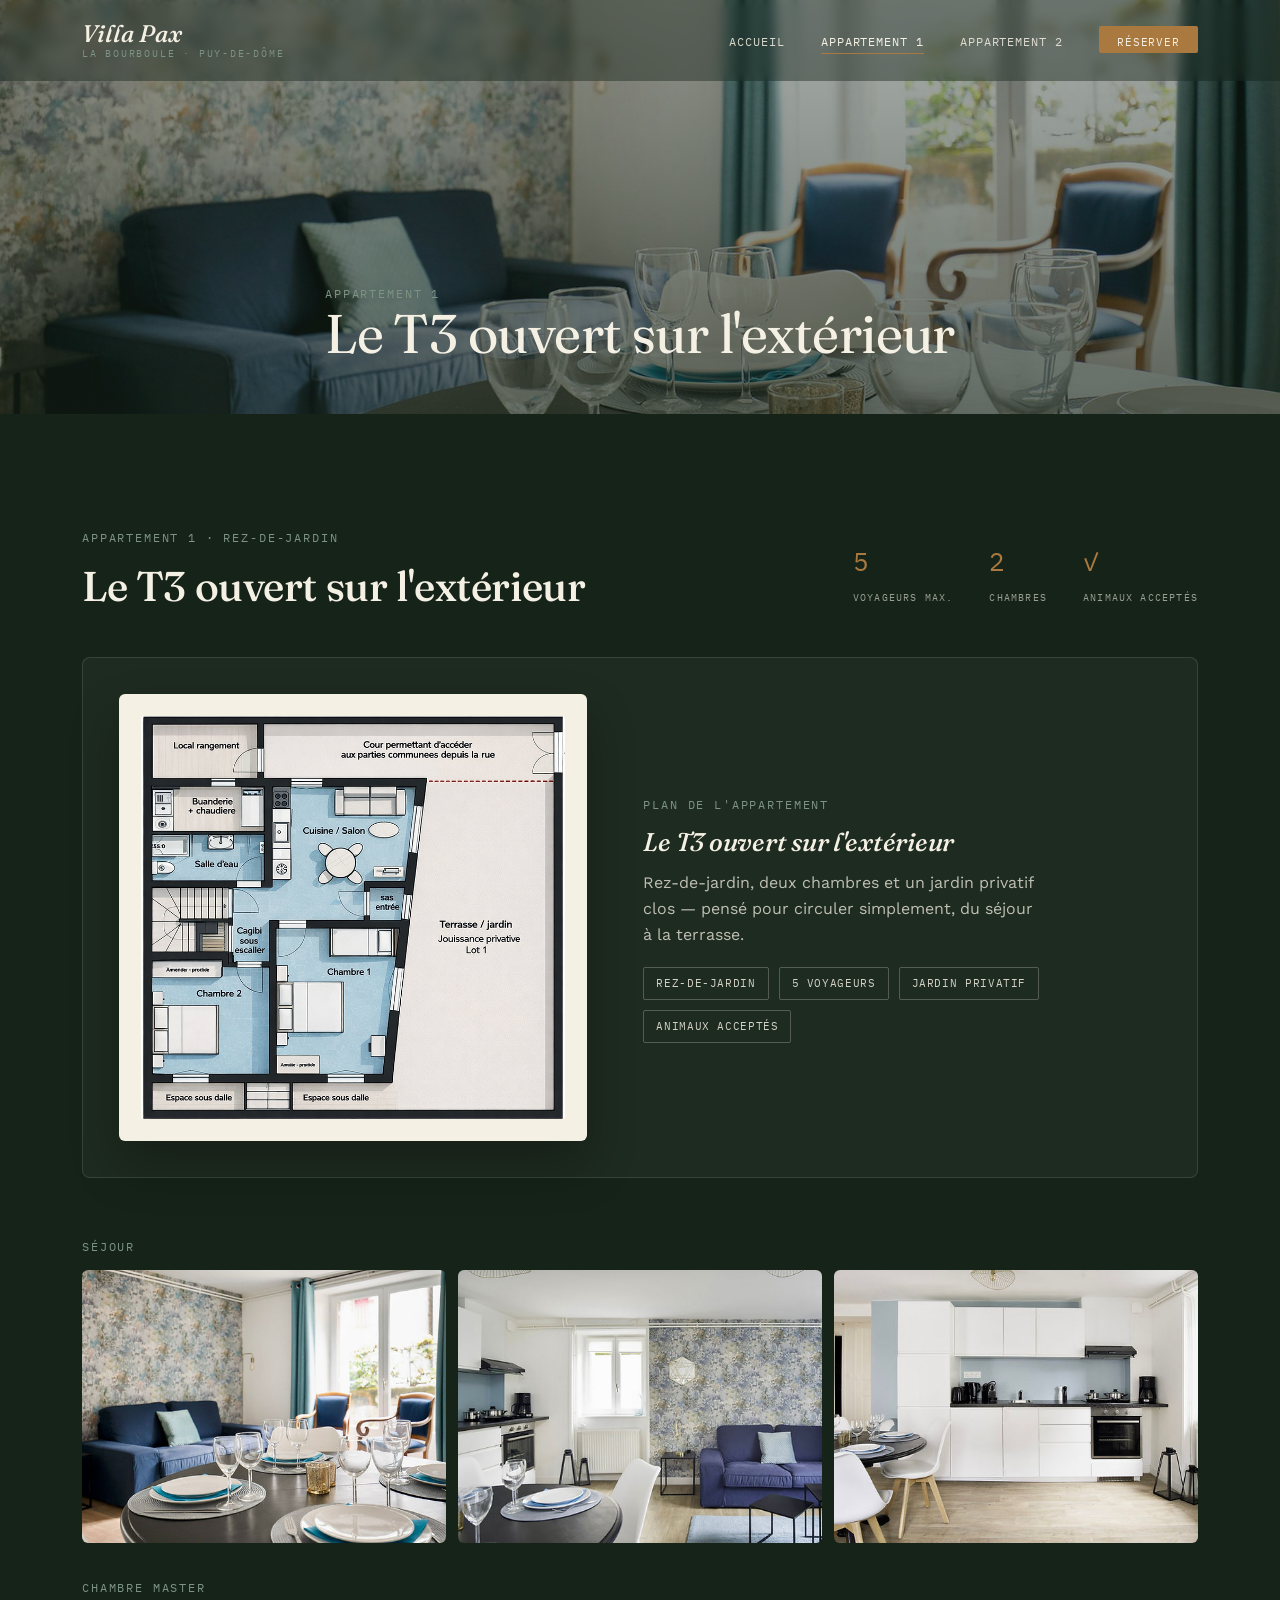
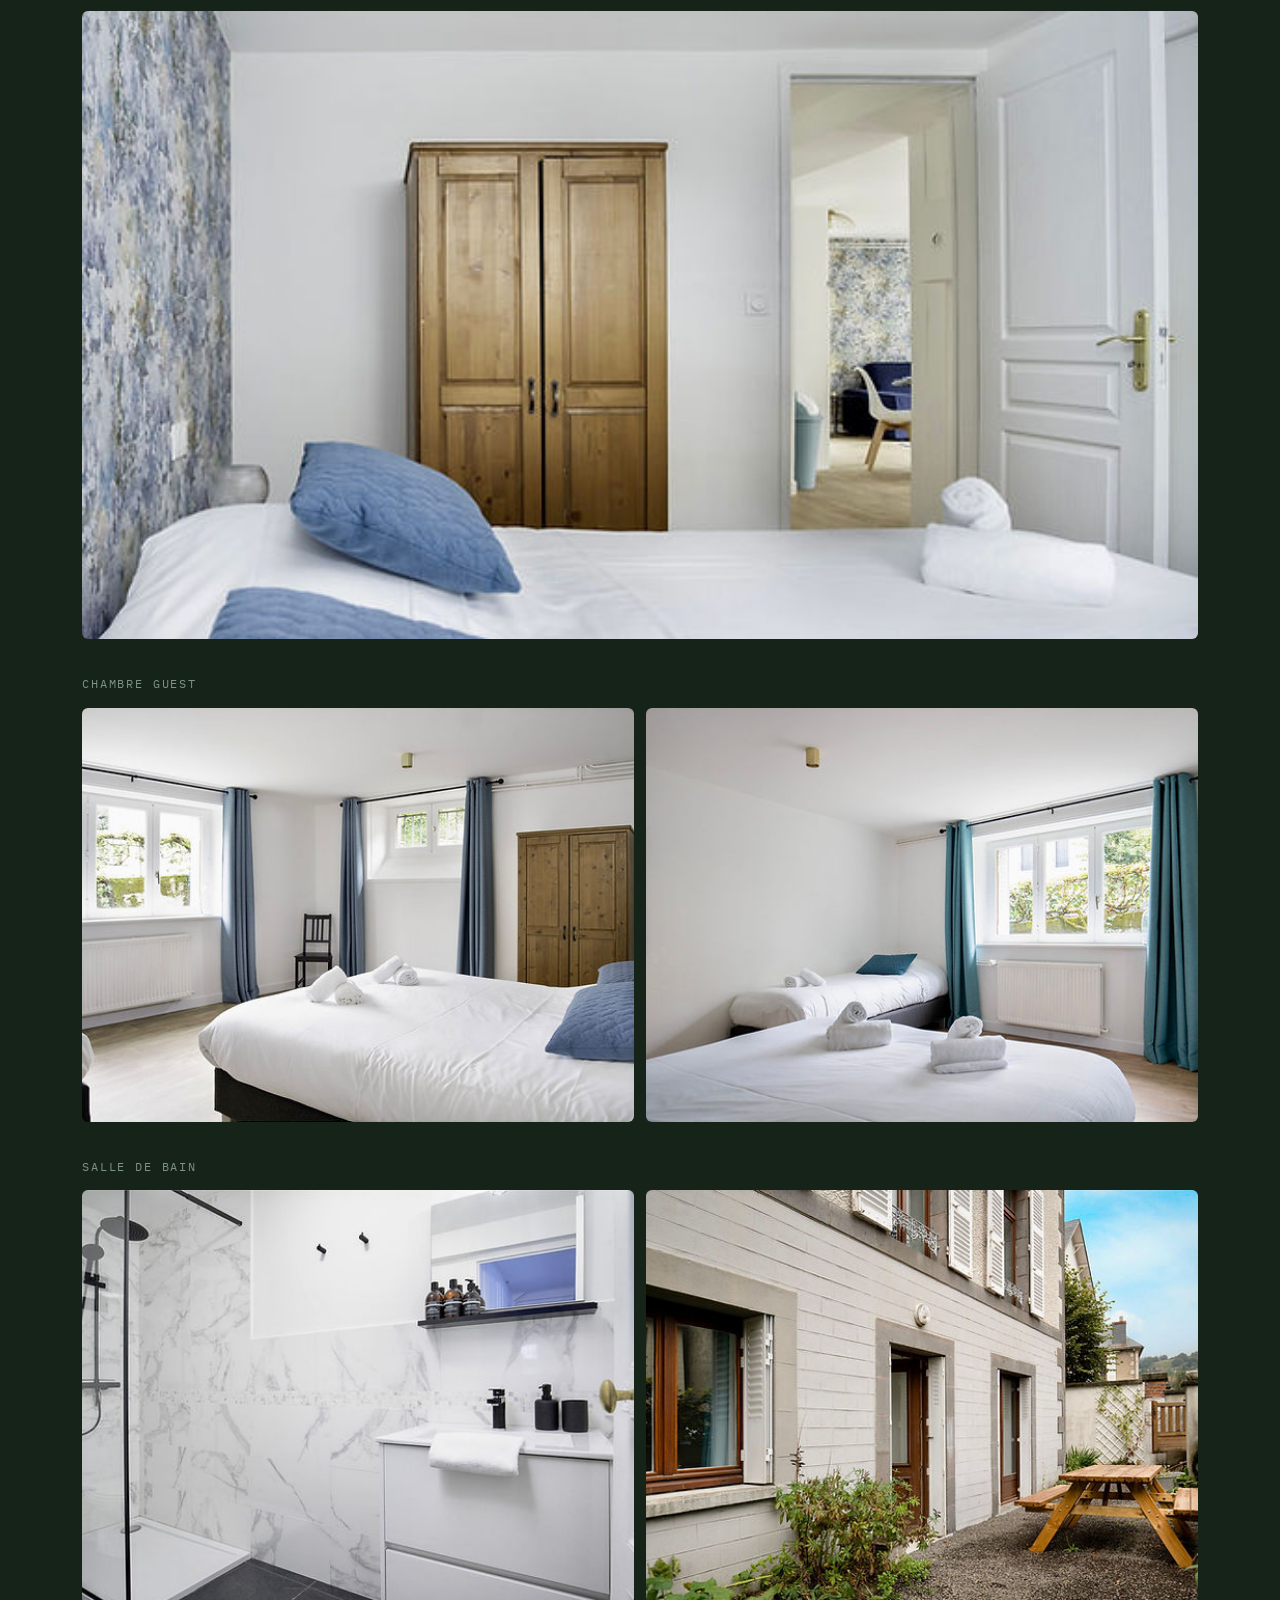
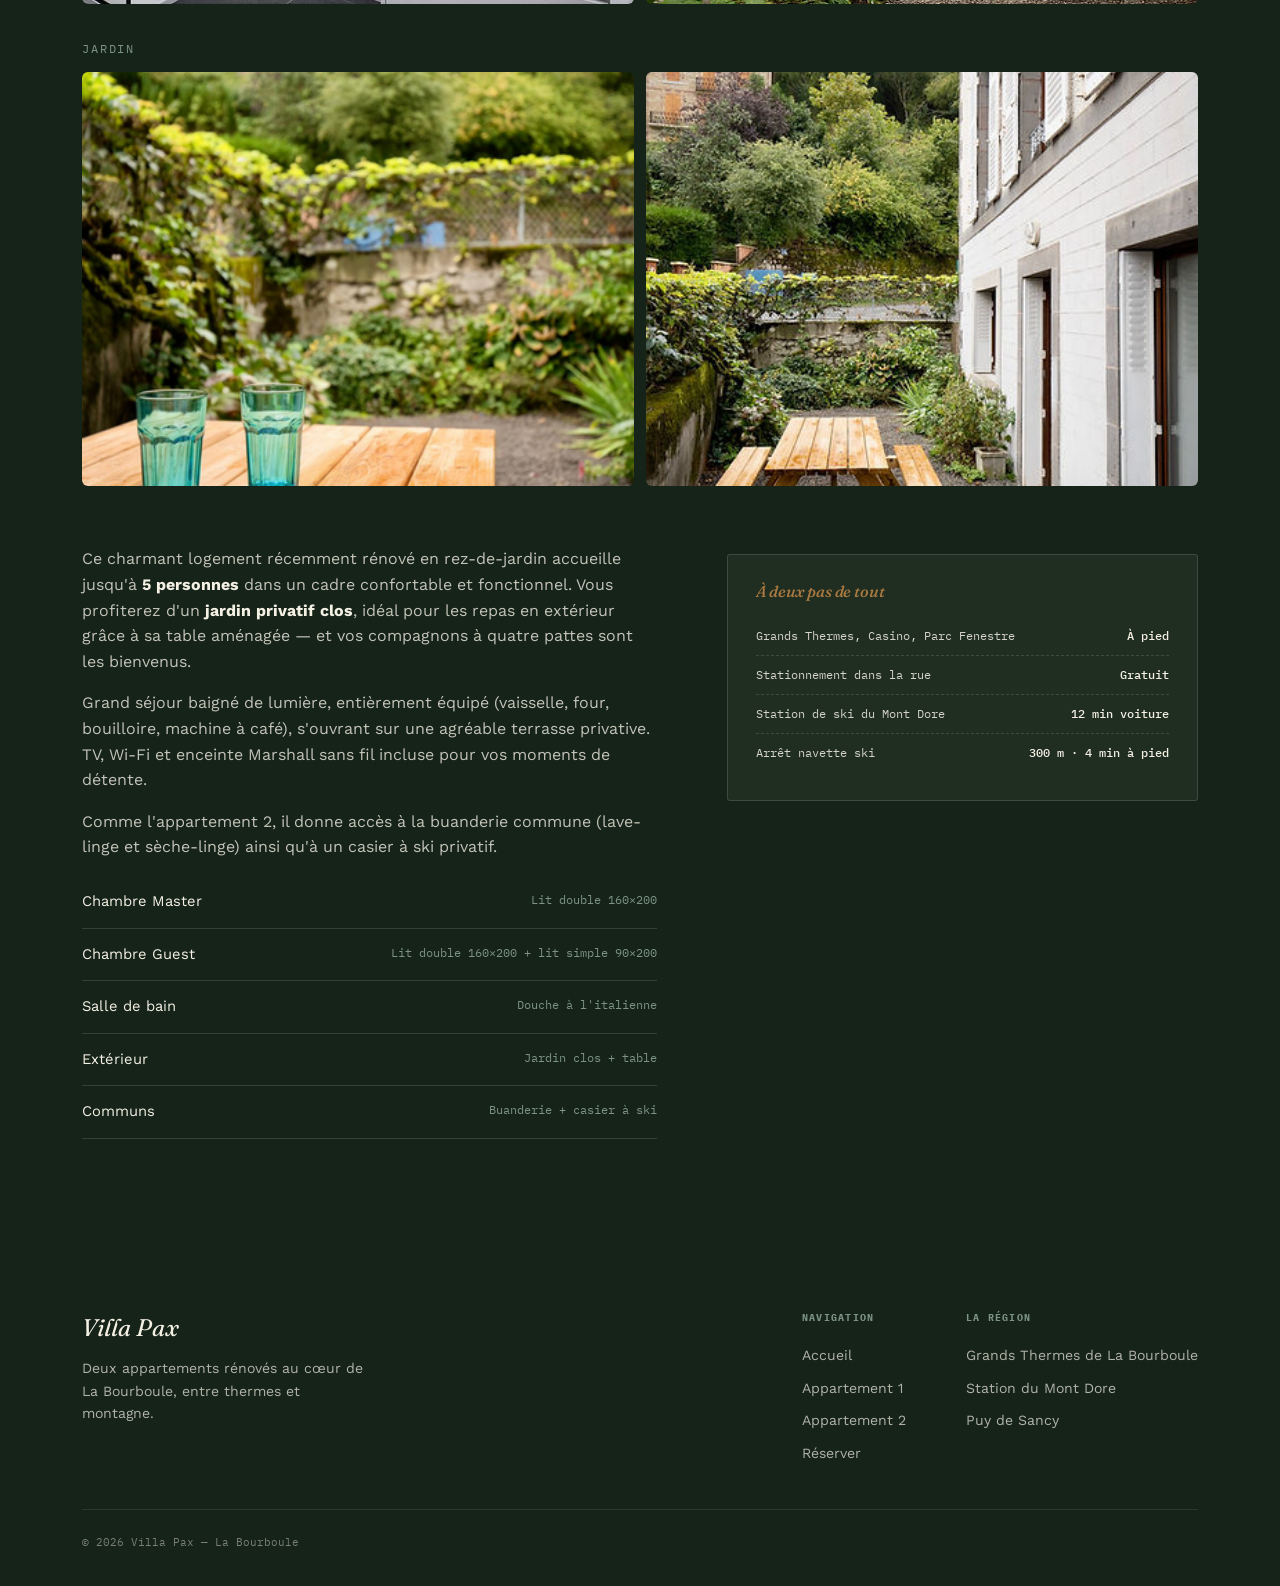
<file: appartement-1.html>
<!DOCTYPE html>
<html lang="fr">
<head>
<meta charset="UTF-8">
<meta name="viewport" content="width=device-width, initial-scale=1.0">
<title>Appartement 1 &mdash; Le T3 ouvert sur l'extérieur | Villa Pax</title>
<meta name="description" content="Appartement 1, T3 rénové en rez-de-jardin avec jardin privatif, à La Bourboule.">
<meta name="robots" content="index, follow">
<meta name="theme-color" content="#22392A">
<link rel="canonical" href="https://votre-nom-utilisateur.github.io/villa-pax/appartement-1.html">
<meta property="og:type" content="website">
<meta property="og:title" content="Appartement 1 &mdash; Le T3 ouvert sur l'extérieur | Villa Pax">
<meta property="og:description" content="Appartement 1, T3 rénové en rez-de-jardin avec jardin privatif, à La Bourboule.">
<meta property="og:locale" content="fr_FR">
<link rel="icon" href="data:image/svg+xml,%3Csvg xmlns='http://www.w3.org/2000/svg' viewBox='0 0 100 100'%3E%3Crect width='100' height='100' rx='16' fill='%2322392A'/%3E%3Ctext x='50' y='68' font-size='58' text-anchor='middle' fill='%23A9793F' font-family='Georgia,serif'%3EP%3C/text%3E%3C/svg%3E">
<link rel="preconnect" href="https://fonts.googleapis.com">
<link rel="preconnect" href="https://fonts.gstatic.com" crossorigin>
<link href="https://fonts.googleapis.com/css2?family=Fraunces:ital,opsz,wght@0,9..144,300;0,9..144,400;0,9..144,500;0,9..144,600;1,9..144,400;1,9..144,500&family=Work+Sans:wght@300;400;500;600&family=IBM+Plex+Mono:wght@400;500&display=swap" rel="stylesheet">
<link rel="stylesheet" href="style.css">

</head>
<body>

<header id="siteHeader">
  <div class="wrap">
    <a href="index.html" class="brand" style="text-decoration:none;">
      <span class="brand-name">Villa Pax</span>
      <span class="brand-place">La Bourboule &middot; Puy-de-D&ocirc;me</span>
    </a>
    <input type="checkbox" id="navToggle" class="nav-toggle-input" aria-label="Afficher le menu de navigation">
    <nav class="main-nav">
      <ul id="navList">
        <li><a href="index.html">Accueil</a></li>
        <li><a href="appartement-1.html" class="active">Appartement 1</a></li>
        <li><a href="appartement-2.html">Appartement 2</a></li>
        <li><a href="reservation.html" class="nav-cta">Réserver</a></li>
      </ul>
    </nav>
    <label class="menu-toggle" id="menuToggle" for="navToggle" aria-expanded="false">
      <span></span><span></span><span></span>
    </label>
  </div>
</header>

<div class="page-banner" style="background-image:url('images/apt1-hero.jpeg');">
  <div class="wrap page-banner-inner">
    <span class="eyebrow">Appartement 1</span>
    <h1>Le T3 ouvert sur l'extérieur</h1>
  </div>
</div>
<section class="apt-section" id="appartement-1">
  <div class="wrap">
    <div class="apt-top">
      <div class="reveal">
        <span class="eyebrow">Appartement 1 · Rez-de-jardin</span>
        <h2 style="margin-top:14px; font-size:clamp(1.9rem,3.4vw,2.6rem);">Le T3 ouvert sur l'extérieur</h2>
      </div>
      <div class="apt-stats reveal">
        <div class="stat"><span class="num">5</span><span class="label">Voyageurs max.</span></div>
        <div class="stat"><span class="num">2</span><span class="label">Chambres</span></div>
        <div class="stat"><span class="num">✓</span><span class="label">Animaux acceptés</span></div>
      </div>
    </div>

    <div class="plan-block reveal">
      <div class="plan-visual">
        <img src="images/apt1-plan.png" alt="Plan de l'appartement 1">
      </div>
      <div class="plan-info">
        <span class="eyebrow">Plan de l'appartement</span>
        <h3>Le T3 ouvert sur l'extérieur</h3>
        <p>Rez-de-jardin, deux chambres et un jardin privatif clos &mdash; pensé pour circuler simplement, du séjour à la terrasse.</p>
        <div class="plan-tags">
          <span>Rez-de-jardin</span>
          <span>5 voyageurs</span>
          <span>Jardin privatif</span>
          <span>Animaux acceptés</span>
        </div>
      </div>
    </div>

    <div class="room-block reveal">
      <span class="eyebrow room-label">Séjour</span>
      <div class="room-photos cols-3">
        <figure class="photo"><img src="images/apt1-vignette.jpeg" alt="Séjour appartement 1"><figcaption class="photo-caption">Séjour</figcaption></figure>
        <figure class="photo"><img src="images/apt1-photo-6.jpeg" alt="Salon appartement 1"><figcaption class="photo-caption">Séjour &mdash; vue 2</figcaption></figure>
        <figure class="photo"><img src="images/apt1-photo-3.jpeg" alt="Séjour appartement 1"><figcaption class="photo-caption">Séjour &mdash; vue 3</figcaption></figure>
      </div>
    </div>

    <div class="room-block reveal">
      <span class="eyebrow room-label">Chambre Master</span>
      <div class="room-photos cols-1">
        <figure class="photo"><img src="images/apt1-photo-1.jpeg" alt="Chambre Master"><figcaption class="photo-caption">Chambre Master</figcaption></figure>
      </div>
    </div>

    <div class="room-block reveal">
      <span class="eyebrow room-label">Chambre Guest</span>
      <div class="room-photos cols-2">
        <figure class="photo"><img src="images/apt1-photo-2.jpeg" alt="Chambre Guest"><figcaption class="photo-caption">Chambre Guest</figcaption></figure>
        <figure class="photo"><img src="images/apt1-photo-9.jpeg" alt="Chambre Guest, second lit"><figcaption class="photo-caption">Chambre Guest &mdash; vue 2</figcaption></figure>
      </div>
    </div>

    <div class="room-block reveal">
      <span class="eyebrow room-label">Salle de bain</span>
      <div class="room-photos cols-2">
        <figure class="photo"><img src="images/apt1-photo-8.jpeg" alt="Salle de bain"><figcaption class="photo-caption">Salle de bain</figcaption></figure>
        <figure class="photo"><img src="images/apt1-photo-4.jpeg" alt="Salle de bain, douche à l'italienne"><figcaption class="photo-caption">Douche à l'italienne</figcaption></figure>
      </div>
    </div>

    <div class="room-block reveal">
      <span class="eyebrow room-label">Jardin</span>
      <div class="room-photos cols-2">
        <figure class="photo"><img src="images/apt1-photo-5.png" alt="Jardin privatif"><figcaption class="photo-caption">Jardin privatif</figcaption></figure>
        <figure class="photo"><img src="images/apt1-photo-7.jpeg" alt="Jardin privatif clos"><figcaption class="photo-caption">Jardin &mdash; vue 2</figcaption></figure>
      </div>
    </div>

    <div class="apt-body">
      <div class="reveal">
        <p>Ce charmant logement récemment rénové en rez-de-jardin accueille jusqu'à <strong>5 personnes</strong> dans un cadre confortable et fonctionnel. Vous profiterez d'un <strong>jardin privatif clos</strong>, idéal pour les repas en extérieur grâce à sa table aménagée &mdash; et vos compagnons à quatre pattes sont les bienvenus.</p>
        <p>Grand séjour baigné de lumière, entièrement équipé (vaisselle, four, bouilloire, machine à café), s'ouvrant sur une agréable terrasse privative. TV, Wi-Fi et enceinte Marshall sans fil incluse pour vos moments de détente.</p>
        <p>Comme l'appartement 2, il donne accès à la buanderie commune (lave-linge et sèche-linge) ainsi qu'à un casier à ski privatif.</p>
        <ul class="room-list">
          <li><span>Chambre Master</span><span>Lit double 160×200</span></li>
          <li><span>Chambre Guest</span><span>Lit double 160×200 + lit simple 90×200</span></li>
          <li><span>Salle de bain</span><span>Douche à l'italienne</span></li>
          <li><span>Extérieur</span><span>Jardin clos + table</span></li>
          <li><span>Communs</span><span>Buanderie + casier à ski</span></li>
        </ul>
      </div>
      <div class="reveal">
        <div class="locate-box">
          <h3>À deux pas de tout</h3>
          <ul>
            <li><span>Grands Thermes, Casino, Parc Fenestre</span> <b>À pied</b></li>
            <li><span>Stationnement dans la rue</span> <b>Gratuit</b></li>
            <li><span>Station de ski du Mont Dore</span> <b>12 min voiture</b></li>
            <li><span>Arrêt navette ski</span> <b>300 m · 4 min à pied</b></li>
          </ul>
        </div>
      </div>
    </div>
  </div>
</section>


<footer>
  <div class="wrap">
    <div class="footer-top">
      <div>
        <div class="footer-brand">Villa Pax</div>
        <p style="max-width:32ch; font-size:0.88rem;">Deux appartements r&eacute;nov&eacute;s au c&oelig;ur de La Bourboule, entre thermes et montagne.</p>
      </div>
      <div class="footer-cols">
        <div>
          <h4>Navigation</h4>
          <ul>
            <li><a href="index.html">Accueil</a></li>
            <li><a href="appartement-1.html">Appartement 1</a></li>
            <li><a href="appartement-2.html">Appartement 2</a></li>
            <li><a href="reservation.html">R&eacute;server</a></li>
          </ul>
        </div>
        <div>
          <h4>La r&eacute;gion</h4>
          <ul>
            <li><a href="https://www.grandsthermes-bourboule.com" target="_blank" rel="noopener">Grands Thermes de La Bourboule</a></li>
            <li><a href="https://lemontdore.fr" target="_blank" rel="noopener">Station du Mont Dore</a></li>
            <li><a href="https://www.sancy.com/decouvrir/incontournables/puy-de-sancy/" target="_blank" rel="noopener">Puy de Sancy</a></li>
          </ul>
        </div>
      </div>
    </div>
    <div class="footer-bottom">
      <span>&copy; <span id="year"></span> Villa Pax &mdash; La Bourboule</span>
    </div>
  </div>
</footer>

<script src="script.js"></script>
</body>
</html>
</file>
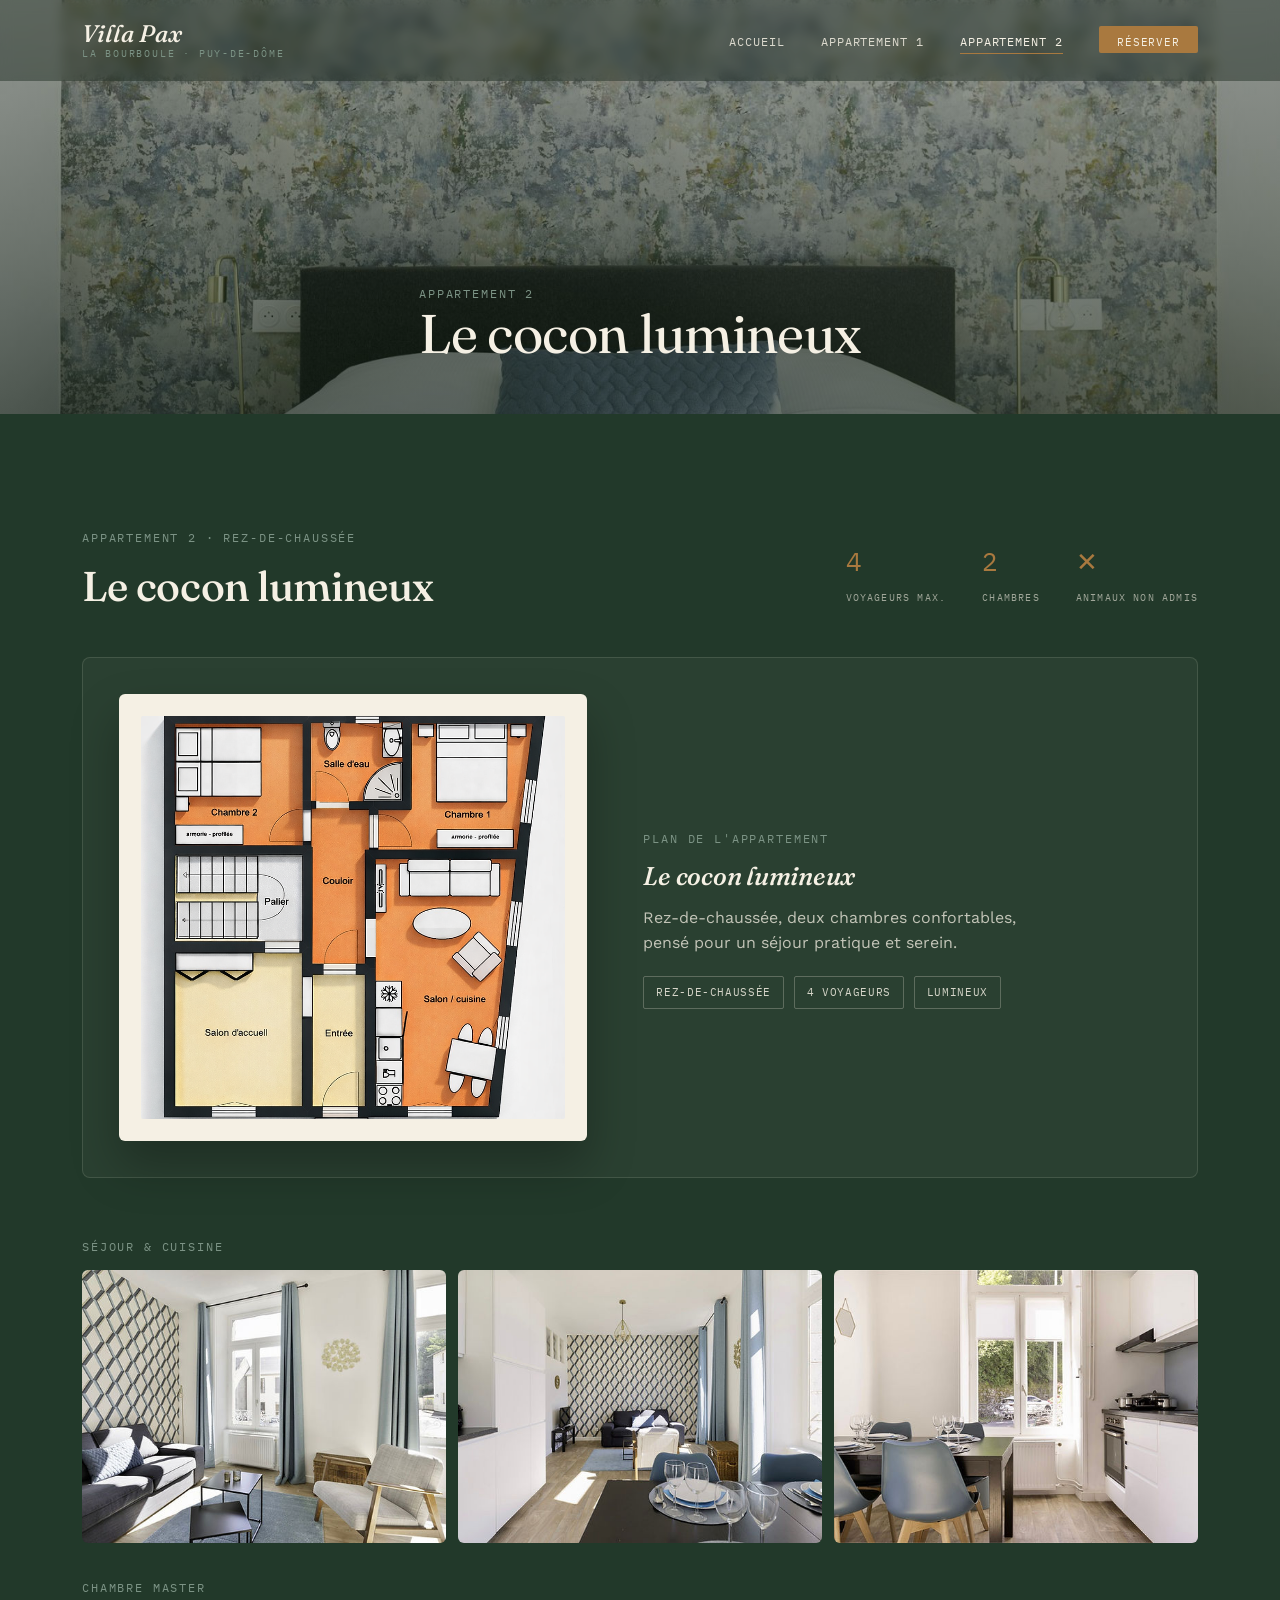
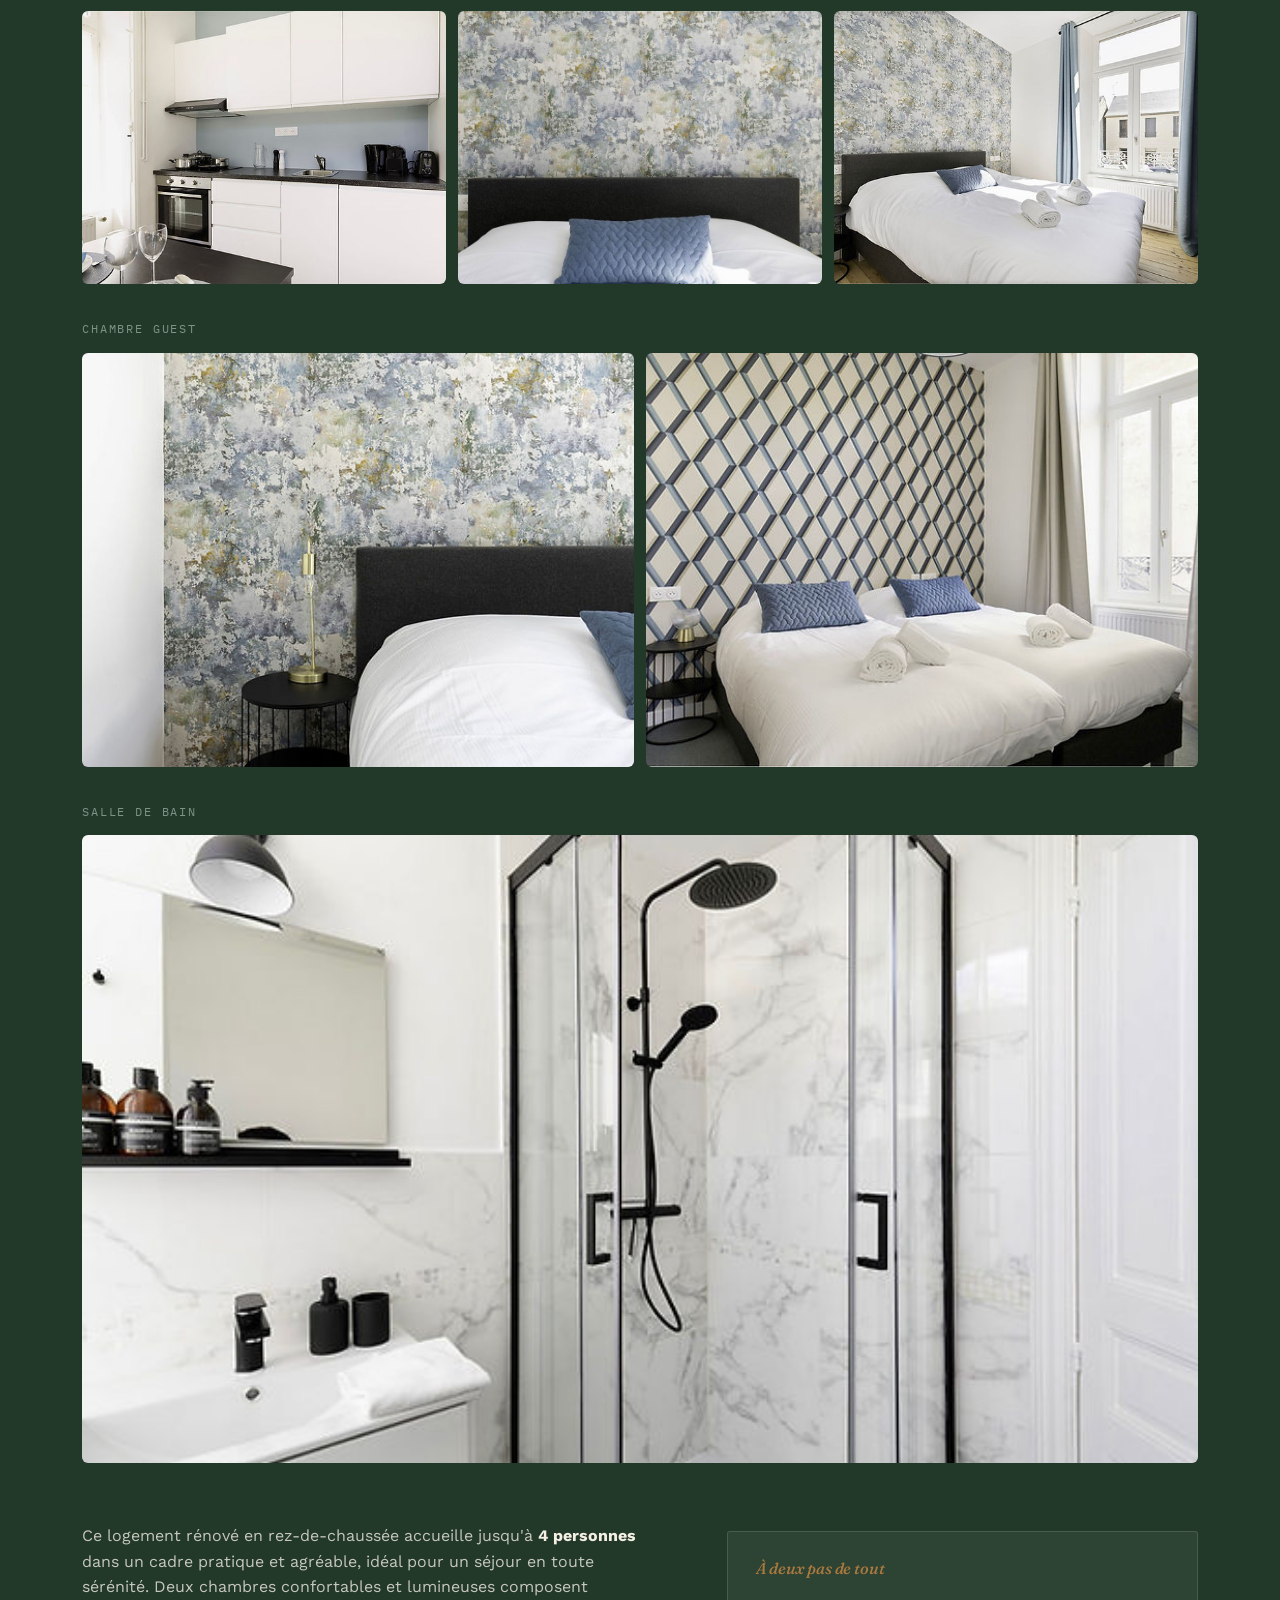
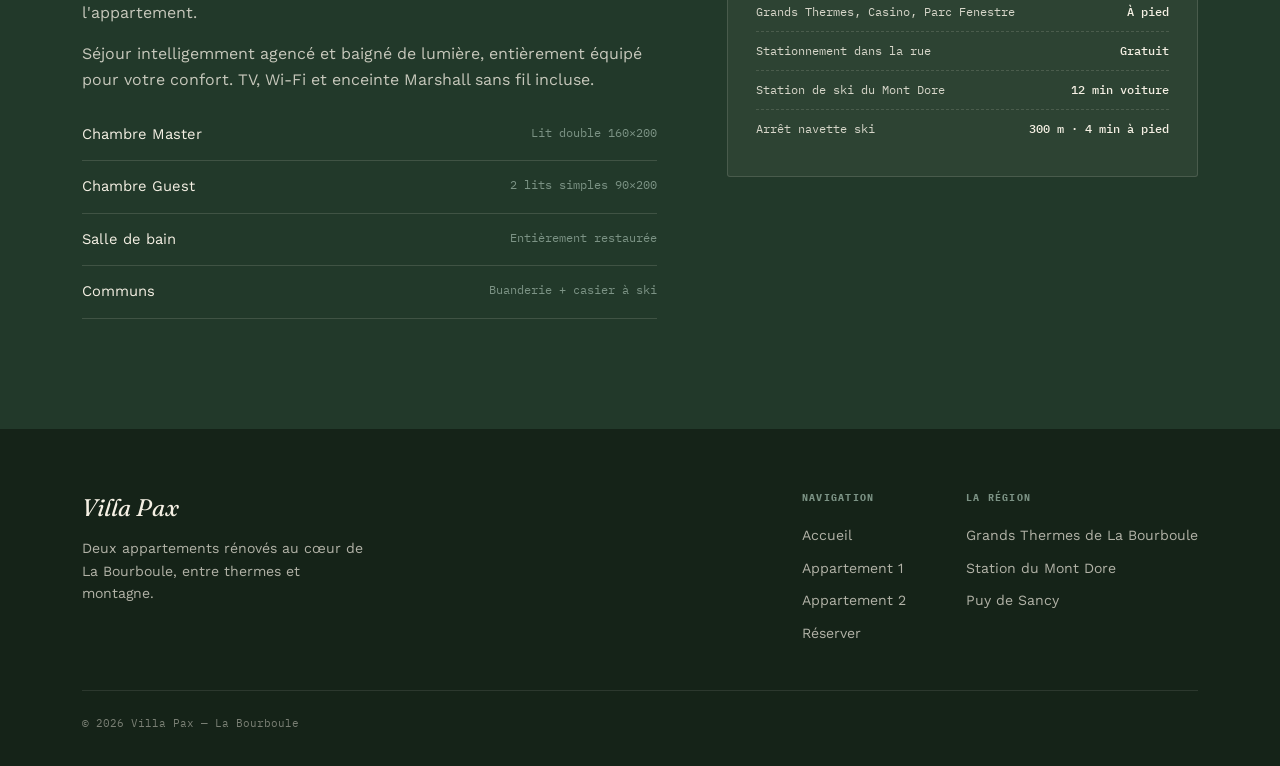
<file: appartement-2.html>
<!DOCTYPE html>
<html lang="fr">
<head>
<meta charset="UTF-8">
<meta name="viewport" content="width=device-width, initial-scale=1.0">
<title>Appartement 2 &mdash; Le cocon lumineux | Villa Pax</title>
<meta name="description" content="Appartement 2, rénové et lumineux en rez-de-chaussée, à La Bourboule.">
<meta name="robots" content="index, follow">
<meta name="theme-color" content="#22392A">
<link rel="canonical" href="https://votre-nom-utilisateur.github.io/villa-pax/appartement-2.html">
<meta property="og:type" content="website">
<meta property="og:title" content="Appartement 2 &mdash; Le cocon lumineux | Villa Pax">
<meta property="og:description" content="Appartement 2, rénové et lumineux en rez-de-chaussée, à La Bourboule.">
<meta property="og:locale" content="fr_FR">
<link rel="icon" href="data:image/svg+xml,%3Csvg xmlns='http://www.w3.org/2000/svg' viewBox='0 0 100 100'%3E%3Crect width='100' height='100' rx='16' fill='%2322392A'/%3E%3Ctext x='50' y='68' font-size='58' text-anchor='middle' fill='%23A9793F' font-family='Georgia,serif'%3EP%3C/text%3E%3C/svg%3E">
<link rel="preconnect" href="https://fonts.googleapis.com">
<link rel="preconnect" href="https://fonts.gstatic.com" crossorigin>
<link href="https://fonts.googleapis.com/css2?family=Fraunces:ital,opsz,wght@0,9..144,300;0,9..144,400;0,9..144,500;0,9..144,600;1,9..144,400;1,9..144,500&family=Work+Sans:wght@300;400;500;600&family=IBM+Plex+Mono:wght@400;500&display=swap" rel="stylesheet">
<link rel="stylesheet" href="style.css">

</head>
<body>

<header id="siteHeader">
  <div class="wrap">
    <a href="index.html" class="brand" style="text-decoration:none;">
      <span class="brand-name">Villa Pax</span>
      <span class="brand-place">La Bourboule &middot; Puy-de-D&ocirc;me</span>
    </a>
    <input type="checkbox" id="navToggle" class="nav-toggle-input" aria-label="Afficher le menu de navigation">
    <nav class="main-nav">
      <ul id="navList">
        <li><a href="index.html">Accueil</a></li>
        <li><a href="appartement-1.html">Appartement 1</a></li>
        <li><a href="appartement-2.html" class="active">Appartement 2</a></li>
        <li><a href="reservation.html" class="nav-cta">Réserver</a></li>
      </ul>
    </nav>
    <label class="menu-toggle" id="menuToggle" for="navToggle" aria-expanded="false">
      <span></span><span></span><span></span>
    </label>
  </div>
</header>

<div class="page-banner" style="background-image:url('images/apt2-hero.jpeg');">
  <div class="wrap page-banner-inner">
    <span class="eyebrow">Appartement 2</span>
    <h1>Le cocon lumineux</h1>
  </div>
</div>
<section class="apt-section" id="appartement-2" style="background:var(--forest);">
  <div class="wrap">
    <div class="apt-top">
      <div class="reveal">
        <span class="eyebrow">Appartement 2 · Rez-de-chaussée</span>
        <h2 style="margin-top:14px; font-size:clamp(1.9rem,3.4vw,2.6rem);">Le cocon lumineux</h2>
      </div>
      <div class="apt-stats reveal">
        <div class="stat"><span class="num">4</span><span class="label">Voyageurs max.</span></div>
        <div class="stat"><span class="num">2</span><span class="label">Chambres</span></div>
        <div class="stat"><span class="num">✕</span><span class="label">Animaux non admis</span></div>
      </div>
    </div>

    <div class="plan-block reveal">
      <div class="plan-visual">
        <img src="images/apt2-plan.png" alt="Plan de l'appartement 2">
      </div>
      <div class="plan-info">
        <span class="eyebrow">Plan de l'appartement</span>
        <h3>Le cocon lumineux</h3>
        <p>Rez-de-chaussée, deux chambres confortables, pensé pour un séjour pratique et serein.</p>
        <div class="plan-tags">
          <span>Rez-de-chaussée</span>
          <span>4 voyageurs</span>
          <span>Lumineux</span>
        </div>
      </div>
    </div>

    <div class="room-block reveal">
      <span class="eyebrow room-label">Séjour &amp; cuisine</span>
      <div class="room-photos cols-3">
        <figure class="photo"><img src="images/apt2-vignette.jpeg" alt="Séjour appartement 2"><figcaption class="photo-caption">Séjour</figcaption></figure>
        <figure class="photo"><img src="images/apt2-photo-4.jpeg" alt="Cuisine appartement 2"><figcaption class="photo-caption">Cuisine</figcaption></figure>
        <figure class="photo"><img src="images/apt2-photo-2.jpeg" alt="Séjour appartement 2, vue 2"><figcaption class="photo-caption">Séjour &mdash; vue 2</figcaption></figure>
      </div>
    </div>

    <div class="room-block reveal">
      <span class="eyebrow room-label">Chambre Master</span>
      <div class="room-photos cols-3">
        <figure class="photo"><img src="images/apt2-photo-3.jpeg" alt="Chambre Master appartement 2"><figcaption class="photo-caption">Chambre Master</figcaption></figure>
        <figure class="photo"><img src="images/apt2-hero.jpeg" alt="Chambre Master appartement 2, vue 2"><figcaption class="photo-caption">Chambre Master &mdash; vue 2</figcaption></figure>
        <figure class="photo"><img src="images/apt2-photo-1.jpeg" alt="Chambre Master appartement 2, vue 3"><figcaption class="photo-caption">Chambre Master &mdash; vue 3</figcaption></figure>
      </div>
    </div>

    <div class="room-block reveal">
      <span class="eyebrow room-label">Chambre Guest</span>
      <div class="room-photos cols-2">
        <figure class="photo"><img src="images/apt2-photo-8.jpeg" alt="Chambre Guest appartement 2"><figcaption class="photo-caption">Chambre Guest</figcaption></figure>
        <figure class="photo"><img src="images/apt2-photo-5.jpeg" alt="Chambre Guest appartement 2, vue 2"><figcaption class="photo-caption">Chambre Guest &mdash; vue 2</figcaption></figure>
      </div>
    </div>

    <div class="room-block reveal">
      <span class="eyebrow room-label">Salle de bain</span>
      <div class="room-photos cols-1">
        <figure class="photo"><img src="images/apt2-photo-7.jpeg" alt="Salle de bain appartement 2"><figcaption class="photo-caption">Salle de bain</figcaption></figure>
      </div>
    </div>

    <div class="apt-body">
      <div class="reveal">
        <p>Ce logement rénové en rez-de-chaussée accueille jusqu'à <strong>4 personnes</strong> dans un cadre pratique et agréable, idéal pour un séjour en toute sérénité. Deux chambres confortables et lumineuses composent l'appartement.</p>
        <p>Séjour intelligemment agencé et baigné de lumière, entièrement équipé pour votre confort. TV, Wi-Fi et enceinte Marshall sans fil incluse.</p>
        <ul class="room-list">
          <li><span>Chambre Master</span><span>Lit double 160×200</span></li>
          <li><span>Chambre Guest</span><span>2 lits simples 90×200</span></li>
          <li><span>Salle de bain</span><span>Entièrement restaurée</span></li>
          <li><span>Communs</span><span>Buanderie + casier à ski</span></li>
        </ul>
      </div>
      <div class="reveal">
        <div class="locate-box">
          <h3>À deux pas de tout</h3>
          <ul>
            <li><span>Grands Thermes, Casino, Parc Fenestre</span> <b>À pied</b></li>
            <li><span>Stationnement dans la rue</span> <b>Gratuit</b></li>
            <li><span>Station de ski du Mont Dore</span> <b>12 min voiture</b></li>
            <li><span>Arrêt navette ski</span> <b>300 m · 4 min à pied</b></li>
          </ul>
        </div>
      </div>
    </div>
  </div>
</section>


<footer>
  <div class="wrap">
    <div class="footer-top">
      <div>
        <div class="footer-brand">Villa Pax</div>
        <p style="max-width:32ch; font-size:0.88rem;">Deux appartements r&eacute;nov&eacute;s au c&oelig;ur de La Bourboule, entre thermes et montagne.</p>
      </div>
      <div class="footer-cols">
        <div>
          <h4>Navigation</h4>
          <ul>
            <li><a href="index.html">Accueil</a></li>
            <li><a href="appartement-1.html">Appartement 1</a></li>
            <li><a href="appartement-2.html">Appartement 2</a></li>
            <li><a href="reservation.html">R&eacute;server</a></li>
          </ul>
        </div>
        <div>
          <h4>La r&eacute;gion</h4>
          <ul>
            <li><a href="https://www.grandsthermes-bourboule.com" target="_blank" rel="noopener">Grands Thermes de La Bourboule</a></li>
            <li><a href="https://lemontdore.fr" target="_blank" rel="noopener">Station du Mont Dore</a></li>
            <li><a href="https://www.sancy.com/decouvrir/incontournables/puy-de-sancy/" target="_blank" rel="noopener">Puy de Sancy</a></li>
          </ul>
        </div>
      </div>
    </div>
    <div class="footer-bottom">
      <span>&copy; <span id="year"></span> Villa Pax &mdash; La Bourboule</span>
    </div>
  </div>
</footer>

<script src="script.js"></script>
</body>
</html>
</file>
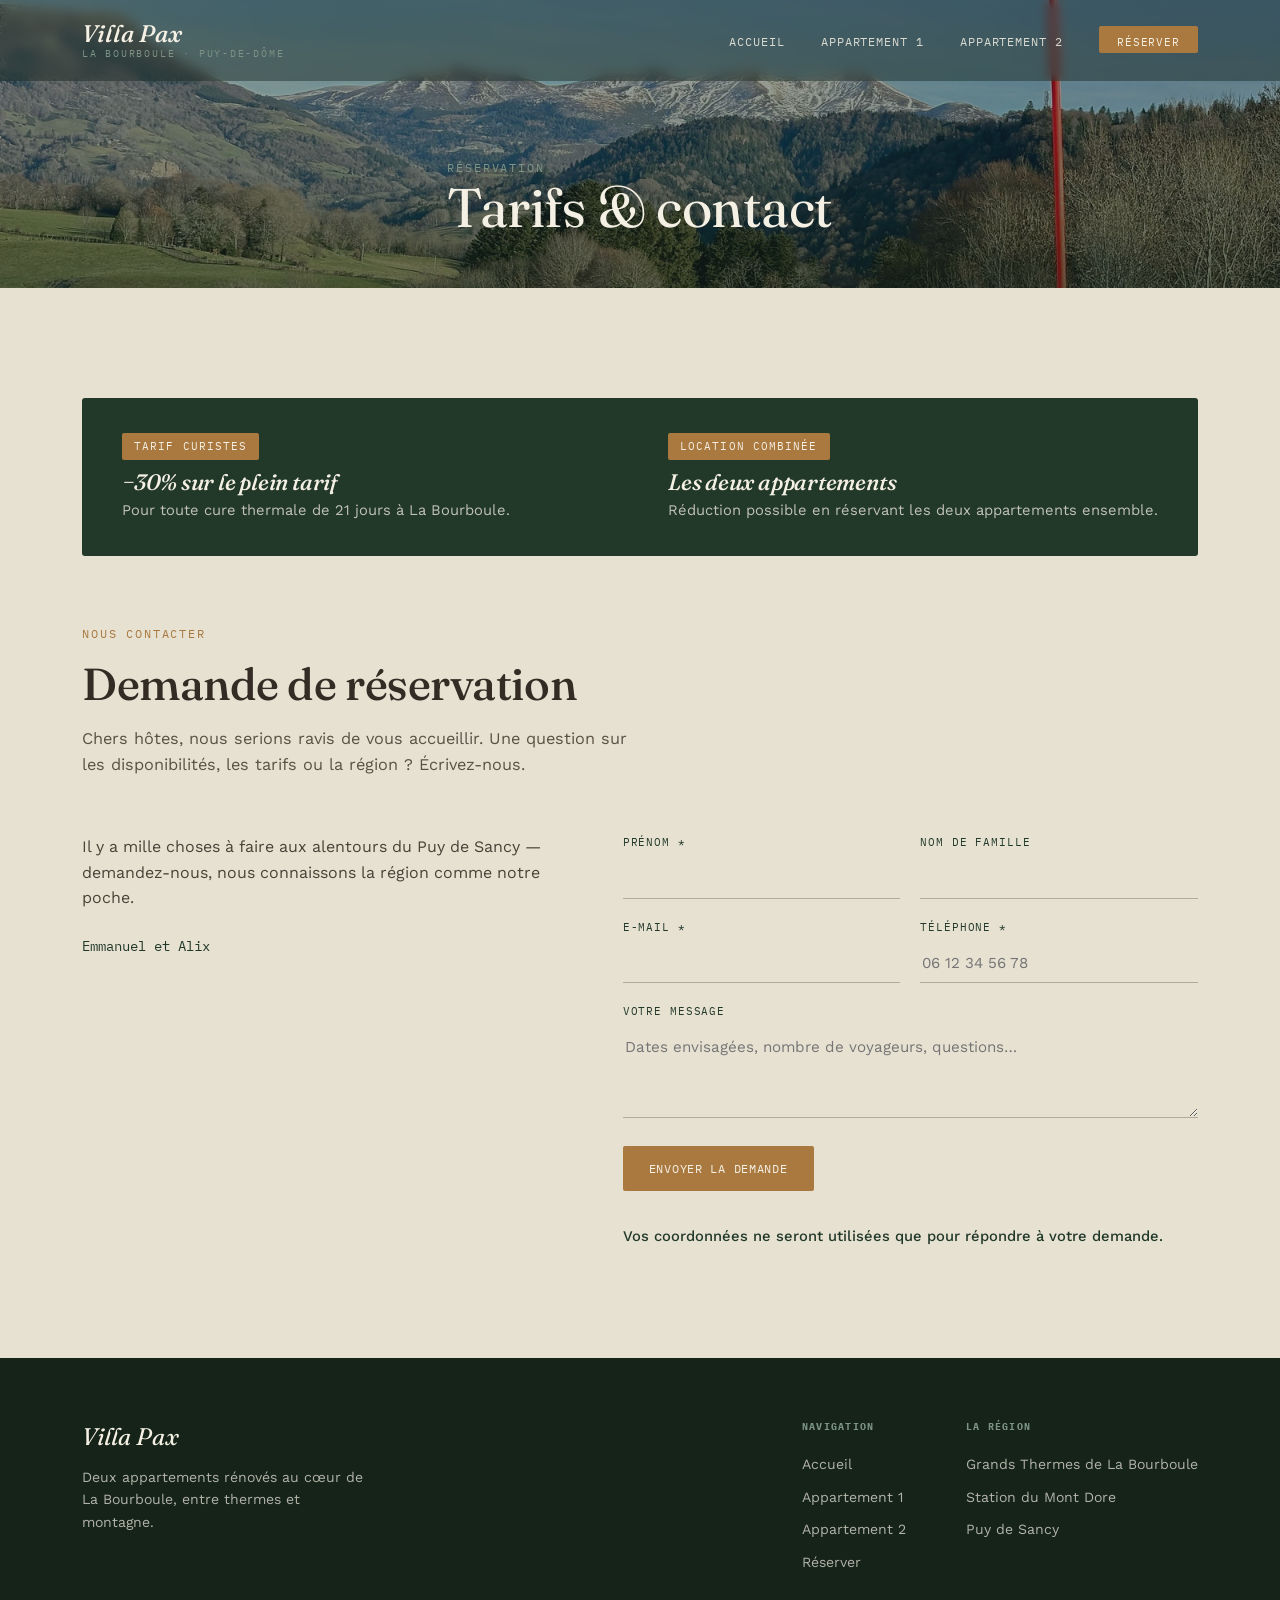
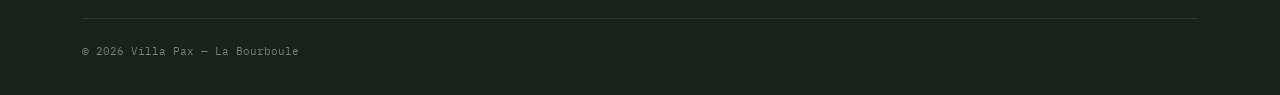
<file: reservation.html>
<!DOCTYPE html>
<html lang="fr">
<head>
<meta charset="UTF-8">
<meta name="viewport" content="width=device-width, initial-scale=1.0">
<title>Réservation &mdash; Tarifs & Contact | Villa Pax</title>
<meta name="description" content="Grille tarifaire et formulaire de contact pour réserver votre séjour à la Villa Pax, La Bourboule.">
<meta name="robots" content="index, follow">
<meta name="theme-color" content="#22392A">
<link rel="canonical" href="https://votre-nom-utilisateur.github.io/villa-pax/reservation.html">
<meta property="og:type" content="website">
<meta property="og:title" content="Réservation &mdash; Tarifs & Contact | Villa Pax">
<meta property="og:description" content="Grille tarifaire et formulaire de contact pour réserver votre séjour à la Villa Pax, La Bourboule.">
<meta property="og:locale" content="fr_FR">
<link rel="icon" href="data:image/svg+xml,%3Csvg xmlns='http://www.w3.org/2000/svg' viewBox='0 0 100 100'%3E%3Crect width='100' height='100' rx='16' fill='%2322392A'/%3E%3Ctext x='50' y='68' font-size='58' text-anchor='middle' fill='%23A9793F' font-family='Georgia,serif'%3EP%3C/text%3E%3C/svg%3E">
<link rel="preconnect" href="https://fonts.googleapis.com">
<link rel="preconnect" href="https://fonts.gstatic.com" crossorigin>
<link href="https://fonts.googleapis.com/css2?family=Fraunces:ital,opsz,wght@0,9..144,300;0,9..144,400;0,9..144,500;0,9..144,600;1,9..144,400;1,9..144,500&family=Work+Sans:wght@300;400;500;600&family=IBM+Plex+Mono:wght@400;500&display=swap" rel="stylesheet">
<link rel="stylesheet" href="style.css">

</head>
<body>

<header id="siteHeader">
  <div class="wrap">
    <a href="index.html" class="brand" style="text-decoration:none;">
      <span class="brand-name">Villa Pax</span>
      <span class="brand-place">La Bourboule &middot; Puy-de-D&ocirc;me</span>
    </a>
    <input type="checkbox" id="navToggle" class="nav-toggle-input" aria-label="Afficher le menu de navigation">
    <nav class="main-nav">
      <ul id="navList">
        <li><a href="index.html">Accueil</a></li>
        <li><a href="appartement-1.html">Appartement 1</a></li>
        <li><a href="appartement-2.html">Appartement 2</a></li>
        <li><a href="reservation.html" class="nav-cta active">Réserver</a></li>
      </ul>
    </nav>
    <label class="menu-toggle" id="menuToggle" for="navToggle" aria-expanded="false">
      <span></span><span></span><span></span>
    </label>
  </div>
</header>

<div class="page-banner" style="min-height:32vh; background-image:url('images/reservation-hero.jpeg');">
  <div class="wrap page-banner-inner">
    <span class="eyebrow">Réservation</span>
    <h1>Tarifs &amp; contact</h1>
  </div>
</div>
<section id="reserver">
  <div class="wrap">
    <div class="price-banner reveal">
      <div>
        <span class="tag">Tarif curistes</span>
        <h3>−30% sur le plein tarif</h3>
        <p>Pour toute cure thermale de 21 jours à La Bourboule.</p>
      </div>
      <div>
        <span class="tag">Location combinée</span>
        <h3>Les deux appartements</h3>
        <p>Réduction possible en réservant les deux appartements ensemble.</p>
      </div>
    </div>

    <div class="section-head reveal">
      <span class="eyebrow">Nous contacter</span>
      <h2>Demande de réservation</h2>
      <p>Chers hôtes, nous serions ravis de vous accueillir. Une question sur les disponibilités, les tarifs ou la région ? Écrivez-nous.</p>
    </div>

    <div class="contact-grid">
      <div class="contact-info reveal">
        <p>Il y a mille choses à faire aux alentours du Puy de Sancy &mdash; demandez-nous, nous connaissons la région comme notre poche.</p>
        <p class="addr">Emmanuel et Alix</p>
      </div>
      <form class="reveal" id="contactForm" action="https://api.web3forms.com/submit" method="POST">
        <input type="hidden" name="access_key" value="9550c714-f81e-414a-8367-931bacf3d5af">
        <input type="hidden" name="subject" value="Nouvelle demande de réservation &mdash; Villa Pax">
        <input type="hidden" name="from_name" value="Villa Pax &mdash; Formulaire de réservation">
        <div class="form-row">
          <div class="field">
            <label for="prenom">Prénom *</label>
            <input type="text" id="prenom" name="prenom" required>
          </div>
          <div class="field">
            <label for="nom">Nom de famille</label>
            <input type="text" id="nom" name="nom">
          </div>
        </div>
        <div class="form-row">
          <div class="field">
            <label for="email">E-mail *</label>
            <input type="email" id="email" name="email" required>
          </div>
          <div class="field">
            <label for="telephone">Téléphone *</label>
            <input type="tel" id="telephone" name="telephone" placeholder="06 12 34 56 78" required>
          </div>
        </div>
        <div class="field">
          <label for="message">Votre message</label>
          <textarea id="message" name="message" placeholder="Dates envisagées, nombre de voyageurs, questions…"></textarea>
        </div>
        <input type="checkbox" name="botcheck" style="display:none;">
        <button type="submit" class="btn btn-primary">Envoyer la demande</button>
        <span class="form-note" id="formStatus">Vos coordonnées ne seront utilisées que pour répondre à votre demande.</span>
      </form>
    </div>
  </div>
</section>


<footer>
  <div class="wrap">
    <div class="footer-top">
      <div>
        <div class="footer-brand">Villa Pax</div>
        <p style="max-width:32ch; font-size:0.88rem;">Deux appartements r&eacute;nov&eacute;s au c&oelig;ur de La Bourboule, entre thermes et montagne.</p>
      </div>
      <div class="footer-cols">
        <div>
          <h4>Navigation</h4>
          <ul>
            <li><a href="index.html">Accueil</a></li>
            <li><a href="appartement-1.html">Appartement 1</a></li>
            <li><a href="appartement-2.html">Appartement 2</a></li>
            <li><a href="reservation.html">R&eacute;server</a></li>
          </ul>
        </div>
        <div>
          <h4>La r&eacute;gion</h4>
          <ul>
            <li><a href="https://www.grandsthermes-bourboule.com" target="_blank" rel="noopener">Grands Thermes de La Bourboule</a></li>
            <li><a href="https://lemontdore.fr" target="_blank" rel="noopener">Station du Mont Dore</a></li>
            <li><a href="https://www.sancy.com/decouvrir/incontournables/puy-de-sancy/" target="_blank" rel="noopener">Puy de Sancy</a></li>
          </ul>
        </div>
      </div>
    </div>
    <div class="footer-bottom">
      <span>&copy; <span id="year"></span> Villa Pax &mdash; La Bourboule</span>
    </div>
  </div>
</footer>

<script src="script.js"></script>
</body>
</html>
</file>
<file: style.css>
:root{
    --stone:#E7E1D2;
    --stone-dark:#DBD2BB;
    --forest:#22392A;
    --forest-deep:#152318;
    --slate:#332B24;
    --sage:#7C9385;
    --brass:#A9793F;
    --cream:#F5F0E4;
    --line:rgba(51,43,36,0.14);
    --font-display:'Fraunces', serif;
    --font-body:'Work Sans', sans-serif;
    --font-mono:'IBM Plex Mono', monospace;
  }

  *{box-sizing:border-box; margin:0; padding:0;}
  html{scroll-behavior:smooth;}
  body{
    font-family:var(--font-body);
    background:var(--stone);
    color:var(--slate);
    line-height:1.6;
    -webkit-font-smoothing:antialiased;
    overflow-x:hidden;
  }
  img{max-width:100%; display:block;}
  a{color:inherit; text-decoration:none;}
  ul{list-style:none;}

  h1,h2,h3{font-family:var(--font-display); font-weight:500; line-height:1.08; letter-spacing:-0.01em;}
  .eyebrow{
    font-family:var(--font-mono);
    font-size:0.72rem;
    letter-spacing:0.16em;
    text-transform:uppercase;
    color:var(--brass);
  }

  .wrap{max-width:1180px; margin:0 auto; padding:0 32px;}
  @media (max-width:640px){ .wrap{padding:0 20px;} }

  :focus-visible{outline:2px solid var(--brass); outline-offset:3px;}

  @media (prefers-reduced-motion: reduce){
    *{animation-duration:0.01ms !important; transition-duration:0.01ms !important; scroll-behavior:auto !important;}
  }

  /* ---------- HEADER ---------- */
  header{
    position:fixed; top:0; left:0; right:0; z-index:100;
    padding:22px 0;
    background:rgba(21,35,24,0.42);
    backdrop-filter:blur(6px);
    -webkit-backdrop-filter:blur(6px);
    transition:background 0.4s ease, padding 0.4s ease, box-shadow 0.4s ease;
  }
  header.scrolled{
    background:rgba(231,225,210,0.92);
    backdrop-filter:blur(10px);
    -webkit-backdrop-filter:blur(10px);
    padding:14px 0;
    box-shadow:0 1px 0 var(--line);
  }
  header .wrap{display:flex; align-items:center; justify-content:space-between;}
  .brand{display:flex; flex-direction:column; line-height:1;}
  .brand-name{
    font-family:var(--font-display); font-style:italic; font-weight:500;
    font-size:1.5rem; color:var(--cream);
    transition:color 0.4s ease;
  }
  .brand-place{
    font-family:var(--font-mono); font-size:0.62rem; letter-spacing:0.18em;
    color:var(--sage); margin-top:3px; text-transform:uppercase;
  }
  header.scrolled .brand-name{color:var(--forest);}

  nav.main-nav ul{display:flex; gap:36px;}
  nav.main-nav a{
    font-family:var(--font-mono); font-size:0.72rem; letter-spacing:0.08em;
    text-transform:uppercase; color:var(--cream); opacity:0.85;
    padding-bottom:4px; border-bottom:1px solid transparent;
    transition:color 0.4s ease, border-color 0.2s ease;
  }
  header.scrolled nav.main-nav a{color:var(--slate);}
  nav.main-nav a:hover{border-color:var(--brass); opacity:1;}
  nav.main-nav a.active{border-color:var(--brass); opacity:1;}

  .nav-cta{
    font-family:var(--font-mono) !important; font-size:0.7rem !important;
    background:var(--brass); color:var(--cream) !important;
    padding:9px 18px; border-radius:2px; opacity:1 !important;
    border-bottom:none !important;
  }
  .nav-cta:hover{background:#8f6431;}

  .menu-toggle{display:none;}
  .nav-toggle-input{
    position:absolute; width:1px; height:1px; padding:0; margin:-1px;
    overflow:hidden; clip:rect(0,0,0,0); white-space:nowrap; border:0;
  }

  @media (max-width:860px){
    header, header.scrolled{
      backdrop-filter:none; -webkit-backdrop-filter:none;
    }
    nav.main-nav ul{
      position:fixed; inset:0 0 0 auto; width:78vw; max-width:320px;
      background:var(--forest-deep); flex-direction:column; gap:0;
      padding:100px 32px 32px; transform:translateX(100%);
      transition:transform 0.45s cubic-bezier(.7,0,.2,1);
      z-index:150; box-shadow:-8px 0 24px rgba(0,0,0,0.35);
    }
    .nav-toggle-input:checked ~ .main-nav ul{transform:translateX(0);}
    nav.main-nav a{color:var(--cream); opacity:1; padding:16px 0; border-bottom:1px solid rgba(245,240,228,0.1); width:100%;}
    .nav-cta{margin-top:20px; display:inline-block; text-align:center;}
    .menu-toggle{
      display:flex; align-items:center; justify-content:center;
      z-index:110; background:none; border:none; cursor:pointer;
      width:28px; height:20px; position:relative;
    }
    .menu-toggle span{
      position:absolute; left:0; width:100%; height:2px; background:var(--cream);
      transition:all 0.3s ease;
    }
    header.scrolled .menu-toggle span{background:var(--slate);}
    .menu-toggle span:nth-child(1){top:0;}
    .menu-toggle span:nth-child(2){top:9px;}
    .menu-toggle span:nth-child(3){top:18px;}
    .nav-toggle-input:checked ~ .menu-toggle span:nth-child(1){transform:translateY(9px) rotate(45deg); background:var(--cream) !important;}
    .nav-toggle-input:checked ~ .menu-toggle span:nth-child(2){opacity:0;}
    .nav-toggle-input:checked ~ .menu-toggle span:nth-child(3){transform:translateY(-9px) rotate(-45deg); background:var(--cream) !important;}
  }

  /* ---------- HERO ---------- */
  .hero{
    position:relative; min-height:100vh; display:flex; align-items:flex-end; overflow:hidden;
  }
  .hero-bg{position:absolute; inset:0; z-index:0;}
  .hero-bg-layer{
    position:absolute; inset:0; background-size:cover; background-position:center;
    opacity:0; transition:opacity 2s ease;
  }
  .hero-bg-layer.active{opacity:1;}
  .hero-overlay{
    position:absolute; inset:0; z-index:1;
    background:linear-gradient(180deg, rgba(21,35,24,0.35) 0%, rgba(21,35,24,0.55) 55%, var(--forest-deep) 100%);
  }
  .hero-inner{position:relative; z-index:2; padding:160px 0 90px; width:100%;}
  .hero-eyebrow{color:var(--sage); margin-bottom:22px;}
  .hero h1{
    font-size:clamp(2.4rem, 6vw, 4.6rem); color:var(--cream); max-width:14ch;
    font-weight:400;
  }
  .hero h1 em{font-style:italic; color:var(--brass); font-weight:500;}
  .hero p.lede{
    font-size:1.05rem; color:rgba(245,240,228,0.82); max-width:46ch; margin-top:26px;
  }
  .hero-cta{display:flex; gap:16px; margin-top:40px; flex-wrap:wrap;}
  .btn{
    display:inline-flex; align-items:center; gap:8px;
    font-family:var(--font-mono); font-size:0.75rem; letter-spacing:0.06em; text-transform:uppercase;
    padding:15px 26px; border-radius:2px; transition:all 0.25s ease;
  }
  .btn-primary{background:var(--brass); color:var(--cream);}
  .btn-primary:hover{background:#8f6431; transform:translateY(-1px);}
  .btn-ghost{border:1px solid rgba(245,240,228,0.4); color:var(--cream);}
  .btn-ghost:hover{border-color:var(--cream); background:rgba(245,240,228,0.08);}

  @media (max-width:640px){
    .hero{min-height:auto; display:block; overflow:visible;}
    .hero-bg{
      position:relative; inset:auto; height:44vh; min-height:260px;
      z-index:auto; overflow:hidden;
    }
    .hero-overlay{
      background:linear-gradient(180deg, rgba(21,35,24,0.05) 0%, rgba(21,35,24,0.6) 100%);
    }
    .hero-inner{
      position:relative; z-index:auto; margin-top:0;
      background:var(--forest-deep);
      padding:34px 0 46px; text-align:center;
    }
    .hero-eyebrow{margin-bottom:16px; font-size:0.64rem;}
    .hero h1{
      font-size:clamp(1.9rem, 8.5vw, 2.6rem); max-width:100%; margin:0 auto;
    }
    .hero p.lede{font-size:0.95rem; max-width:34ch; margin:18px auto 0;}
    .hero-cta{justify-content:center; margin-top:30px;}
    .btn{font-size:0.7rem; padding:14px 20px;}
    .hero-scroll{display:none;}
  }

  .hero-scroll{
    position:absolute; right:32px; bottom:36px; z-index:2;
    font-family:var(--font-mono); font-size:0.65rem; color:var(--cream); opacity:0.7;
    display:flex; align-items:center; gap:10px; letter-spacing:0.1em;
  }
  .hero-scroll .line{width:34px; height:1px; background:var(--cream); position:relative; overflow:hidden;}
  .hero-scroll .line::after{
    content:''; position:absolute; left:-100%; top:0; width:100%; height:100%; background:var(--brass);
    animation:slide 2.2s ease-in-out infinite;
  }
  @keyframes slide{ 50%{left:100%;} 100%{left:100%;} }

  /* ---------- CONTOUR DIVIDER (signature element) ---------- */
  .contour{ width:100%; height:64px; display:block; }
  .contour path{ fill:none; stroke:var(--sage); }
  .contour-forest{ background:var(--forest-deep); }
  .contour-forest path{ stroke:var(--sage); opacity:0.55; }
  .contour-stone path{ stroke:var(--forest); opacity:0.25; }
  .contour-stone{ background:var(--stone); }

  /* ---------- SECTION GENERIC ---------- */
  section{padding:110px 0;}
  @media (max-width:640px){ section{padding:70px 0;} }
  .section-head{max-width:640px; margin-bottom:56px;}
  .section-head h2{font-size:clamp(1.9rem, 3.6vw, 2.8rem); margin-top:14px;}
  .section-head p{margin-top:18px; font-size:1.02rem; color:#5a5145; max-width:56ch;}

  /* Par défaut, tout le contenu est visible (aucune dépendance à JS pour être vu).
     Le JS ajoute la classe .reveal-init pour activer l'animation d'apparition ;
     si JS est absent ou échoue, le contenu reste simplement visible sans animation. */
  .reveal{opacity:1; transform:none;}
  .reveal.reveal-init{opacity:0; transform:translateY(28px); transition:opacity 0.8s ease, transform 0.8s ease;}
  .reveal.reveal-init.is-visible{opacity:1; transform:translateY(0);}

  /* ---------- DECOUVRIR ---------- */
  #decouvrir{background:var(--stone);}
  .discover-grid{display:grid; grid-template-columns:1fr 1fr; gap:60px; align-items:start;}
  @media (max-width:860px){ .discover-grid{grid-template-columns:1fr; gap:40px;} }
  .discover-text p{margin-bottom:18px; color:#4a4237;}
  .amenities{display:grid; grid-template-columns:1fr 1fr; gap:14px 24px; margin-top:32px;}
  .amenities li{
    font-family:var(--font-mono); font-size:0.78rem; color:var(--forest);
    padding:10px 0; border-bottom:1px solid var(--line); display:flex; gap:10px; align-items:baseline;
  }
  .amenities li::before{content:'—'; color:var(--brass);}

  /* ---------- PHOTO SYSTEM (hover caption) ---------- */
  .photo{
    position:relative; overflow:hidden; border-radius:6px; aspect-ratio:4/3; min-height:160px;
    background:var(--stone-dark);
  }
  .photo img{width:100%; height:100%; object-fit:cover; display:block; transition:transform 0.7s ease;}
  .photo:hover img, .photo:focus-within img{transform:scale(1.07);}
  .photo-caption{
    position:absolute; inset:auto 0 0 0; padding:16px 18px 14px;
    background:linear-gradient(180deg, transparent, rgba(21,35,24,0.92));
    color:var(--cream); font-family:var(--font-mono); font-size:0.68rem;
    letter-spacing:0.1em; text-transform:uppercase;
    display:flex; align-items:center; gap:9px;
    transform:translateY(115%); transition:transform 0.35s ease;
  }
  .photo-caption::before{content:''; width:14px; height:1px; background:var(--brass); flex:none;}
  .photo:hover .photo-caption, .photo:focus-within .photo-caption{transform:translateY(0);}

  /* Discover bento */
  /* Discover mosaic — 2x2 tiles, each cross-fading between photos */
  .discover-mosaic{
    display:grid; grid-template-columns:1fr 1fr; grid-template-rows:1fr 1fr;
    gap:14px; aspect-ratio:1/1; min-height:340px; max-width:460px;
  }
  .mosaic-tile{position:relative; border-radius:8px; overflow:hidden; background:#1E1811;}
  .mosaic-layer{
    position:absolute; inset:0; background-size:cover; background-position:center;
    opacity:0; transition:opacity 1.6s ease;
  }
  .mosaic-layer.active{opacity:1;}
  @media (max-width:640px){
    .discover-mosaic{max-width:340px; margin:0 auto;}
  }

  /* ---------- THERMES CAROUSEL (modern banner, 3 slides) ----------
     Par défaut (sans JS) : les 3 bandeaux sont empilés et tous visibles.
     Avec JS : la classe .js-active bascule vers un carrousel défilant. */
  .thermes-carousel{
    margin-top:64px; position:relative;
  }
  .thermes-track{display:flex; flex-direction:column; gap:16px;}
  .thermes-modern{
    position:relative; flex:0 0 auto; min-height:440px; display:flex; align-items:flex-end;
    border-radius:8px; overflow:hidden;
  }
  .thermes-bgimg{
    position:absolute; inset:0; z-index:0;
    background-size:cover; background-position:center;
  }
  .thermes-carousel.js-active{border-radius:8px; overflow:hidden; min-height:440px;}
  .thermes-carousel.js-active .thermes-track{
    flex-direction:row; flex-wrap:nowrap; gap:0; height:100%;
    transition:transform 0.9s cubic-bezier(.7,0,.2,1);
  }
  .thermes-carousel.js-active .thermes-modern{flex:0 0 100%; min-height:440px; border-radius:0;}
  .thermes-modern::before{
    content:''; position:absolute; inset:0; z-index:1;
    background:linear-gradient(0deg, rgba(21,35,24,0.92) 0%, rgba(21,35,24,0.45) 48%, rgba(21,35,24,0.05) 75%);
  }
  .thermes-dome{position:absolute; top:28px; right:28px; width:86px; height:86px; opacity:0.55; z-index:2;}
  .thermes-content{position:relative; z-index:2; padding:44px; max-width:560px;}
  .thermes-content .eyebrow{color:var(--sage);}
  .thermes-content h3{
    font-size:clamp(1.7rem,3vw,2.3rem); color:var(--cream); font-weight:400; margin:14px 0 16px;
  }
  .thermes-content h3 em{color:var(--brass); font-style:italic; font-weight:500;}
  .thermes-content p{color:rgba(245,240,228,0.82); max-width:46ch; margin-bottom:24px;}
  .thermes-link{
    display:inline-flex; align-items:center; gap:8px;
    font-family:var(--font-mono); font-size:0.7rem; letter-spacing:0.08em; text-transform:uppercase;
    color:var(--cream); border-bottom:1px solid var(--brass); padding-bottom:4px; transition:opacity 0.2s ease;
  }
  .thermes-link:hover{opacity:0.75;}
  /* Points et flèches : uniquement utiles (et affichés) en mode carrousel JS */
  .thermes-dots{display:none; position:absolute; z-index:2; bottom:22px; right:44px; gap:9px;}
  .thermes-carousel.js-active .thermes-dots{display:flex;}
  .thermes-dot{width:8px; height:8px; border-radius:50%; background:rgba(245,240,228,0.35); transition:background 0.3s ease, transform 0.3s ease;}
  .thermes-dot.active{background:var(--brass); transform:scale(1.25);}
  .thermes-arrow{
    display:none;
    position:absolute; top:50%; z-index:2; transform:translateY(-50%);
    width:44px; height:44px; border-radius:50%; border:1px solid rgba(245,240,228,0.35);
    background:rgba(21,35,24,0.35); backdrop-filter:blur(4px); -webkit-backdrop-filter:blur(4px); color:var(--cream);
    align-items:center; justify-content:center; cursor:pointer;
    transition:background 0.25s ease, border-color 0.25s ease;
  }
  .thermes-carousel.js-active .thermes-arrow{display:flex;}
  .thermes-arrow:hover{background:var(--brass); border-color:var(--brass);}
  .thermes-arrow svg{width:18px; height:18px;}
  .thermes-arrow.prev{left:20px;}
  .thermes-arrow.next{right:20px;}
  @media (max-width:640px){
    .thermes-arrow{width:36px; height:36px;}
    .thermes-arrow.prev{left:12px;}
    .thermes-arrow.next{right:12px;}
  }
  @media (max-width:640px){
    .thermes-carousel.js-active{min-height:auto;}
    .thermes-modern, .thermes-carousel.js-active .thermes-modern{
      display:block; flex:none; min-height:auto; position:relative; overflow:visible;
    }
    .thermes-bgimg{
      position:relative; inset:auto; height:38vh; min-height:220px; z-index:auto; overflow:hidden;
    }
    .thermes-modern::before{
      position:absolute; inset:0 0 auto 0; height:38vh;
      background:linear-gradient(180deg, rgba(21,35,24,0.05) 0%, rgba(21,35,24,0.5) 100%);
    }
    .thermes-dome{display:none;}
    .thermes-content{
      position:relative; z-index:auto; margin-top:0; max-width:100%;
      background:var(--forest-deep); padding:24px 20px 30px;
    }
    .thermes-content h3{font-size:1.5rem;}
    .thermes-carousel.js-active .thermes-arrow{top:19vh;}
    .thermes-carousel.js-active .thermes-dots{top:calc(38vh - 26px); bottom:auto; right:20px;}

    /* Mécanisme simplifié : une seule diapositive visible à la fois, sans glissement horizontal */
    .thermes-carousel.js-active .thermes-track{
      transform:none !important; display:block; position:relative; height:auto;
    }
    .thermes-carousel.js-active .thermes-modern{
      display:none; width:100%;
    }
    .thermes-carousel.js-active .thermes-modern.active{
      display:block;
    }
  }

  /* ---------- FLOOR PLAN ---------- */
  .plan-block{
    display:grid; grid-template-columns:0.95fr 1.05fr; gap:56px; align-items:center;
    margin-bottom:60px; padding:36px; border-radius:8px;
    background:rgba(245,240,228,0.04); border:1px solid rgba(245,240,228,0.12);
  }
  .plan-visual{
    background:var(--cream); border-radius:6px; padding:22px;
    box-shadow:0 24px 48px rgba(0,0,0,0.28);
  }
  .plan-visual img{width:100%; border-radius:2px;}
  .plan-info .eyebrow{color:var(--sage);}
  .plan-info h3{font-size:1.6rem; font-style:italic; font-weight:500; color:var(--cream); margin:12px 0 14px;}
  .plan-info p{color:rgba(245,240,228,0.75); max-width:40ch;}
  .plan-tags{display:flex; flex-wrap:wrap; gap:10px; margin-top:20px;}
  .plan-tags span{
    font-family:var(--font-mono); font-size:0.66rem; letter-spacing:0.06em; text-transform:uppercase;
    border:1px solid rgba(245,240,228,0.25); color:rgba(245,240,228,0.85);
    padding:7px 12px; border-radius:2px;
  }
  @media (max-width:860px){
    .plan-block{grid-template-columns:1fr; padding:26px;}
  }

  /* ---------- ROOM PHOTO GROUPS ---------- */
  .room-block{margin-bottom:36px;}
  .room-block:last-child{margin-bottom:0;}
  .room-label{display:block; margin-bottom:14px;}
  .room-photos{display:grid; gap:12px;}
  .room-photos.cols-1{grid-template-columns:1fr;}
  .room-photos.cols-1 .photo{aspect-ratio:16/9;}
  .room-photos.cols-1 .photo.portrait{aspect-ratio:3/4; max-width:420px; margin:0 auto;}
  .room-photos.cols-2{grid-template-columns:1fr 1fr;}
  .room-photos.cols-3{grid-template-columns:repeat(3,1fr);}
  @media (max-width:640px){
    .room-photos.cols-2, .room-photos.cols-3{grid-template-columns:1fr 1fr;}
  }
  @media (max-width:480px){
    .room-photos.cols-1, .room-photos.cols-2, .room-photos.cols-3{grid-template-columns:1fr;}
  }

  /* ---------- APARTMENTS ---------- */
  .apt-section{background:var(--forest-deep); color:var(--cream);}
  .apt-section .section-head p{color:rgba(245,240,228,0.72);}
  .apt-section .eyebrow{color:var(--sage);}

  .apt-top{display:flex; flex-wrap:wrap; justify-content:space-between; align-items:flex-end; gap:24px; margin-bottom:48px;}
  .apt-stats{display:flex; gap:36px; flex-wrap:wrap;}
  .stat{font-family:var(--font-mono);}
  .stat .num{font-size:1.6rem; color:var(--brass); display:block;}
  .stat .label{font-size:0.62rem; letter-spacing:0.12em; text-transform:uppercase; color:rgba(245,240,228,0.6);}

  .apt-body{display:grid; grid-template-columns:1.1fr 0.9fr; gap:70px; margin-top:60px;}
  @media (max-width:860px){ .apt-body{grid-template-columns:1fr; gap:40px;} }
  .apt-body p{color:rgba(245,240,228,0.78); margin-bottom:16px;}
  .apt-body p strong{color:var(--cream);}

  .room-list{margin-top:8px;}
  .room-list li{
    display:flex; justify-content:space-between; gap:20px;
    padding:14px 0; border-bottom:1px solid rgba(245,240,228,0.14);
    font-size:0.92rem;
  }
  .room-list li span:last-child{
    font-family:var(--font-mono); font-size:0.78rem; color:var(--sage); text-align:right;
  }
  @media (max-width:480px){
    .room-list li{flex-direction:column; align-items:flex-start; gap:4px;}
    .room-list li span:last-child{text-align:left;}
  }

  .locate-box{
    background:rgba(245,240,228,0.05); border:1px solid rgba(245,240,228,0.14);
    padding:28px; border-radius:3px; margin-top:8px;
  }
  .locate-box h3{font-size:1rem; font-style:italic; margin-bottom:16px; color:var(--brass); font-weight:500;}
  .locate-box ul li{
    font-family:var(--font-mono); font-size:0.78rem; padding:9px 0;
    border-bottom:1px dashed rgba(245,240,228,0.14);
    display:flex; justify-content:space-between; gap:12px; color:rgba(245,240,228,0.85);
  }
  .locate-box ul li:last-child{border-bottom:none;}
  .locate-box ul li b{color:var(--cream); font-weight:500; text-align:right;}
  @media (max-width:480px){
    .locate-box ul li{flex-direction:column; align-items:flex-start; gap:2px;}
    .locate-box ul li b{text-align:left;}
  }

  /* ---------- TARIFS / RESERVATION ---------- */
  #reserver{background:var(--stone);}
  .price-banner{
    display:flex; flex-wrap:wrap; gap:24px; justify-content:space-between; align-items:center;
    background:var(--forest); color:var(--cream); padding:34px 40px; border-radius:3px; margin-bottom:64px;
  }
  .price-banner .tag{
    font-family:var(--font-mono); font-size:0.68rem; letter-spacing:0.1em; text-transform:uppercase;
    background:var(--brass); padding:5px 12px; border-radius:2px; display:inline-block; margin-bottom:10px;
  }
  .price-banner h3{font-size:1.4rem; font-style:italic; font-weight:500;}
  .price-banner p{color:rgba(245,240,228,0.75); font-size:0.92rem; margin-top:4px;}

  .contact-grid{display:grid; grid-template-columns:0.9fr 1.1fr; gap:70px;}
  @media (max-width:860px){ .contact-grid{grid-template-columns:1fr; gap:44px;} }
  .contact-info p{color:#4a4237; margin-bottom:22px;}
  .contact-info .addr{font-family:var(--font-mono); font-size:0.85rem; color:var(--forest); line-height:2;}

  form{display:flex; flex-direction:column; gap:20px;}
  .form-row{display:grid; grid-template-columns:1fr 1fr; gap:20px;}
  @media (max-width:520px){ .form-row{grid-template-columns:1fr;} }
  label{font-family:var(--font-mono); font-size:0.68rem; letter-spacing:0.08em; text-transform:uppercase; color:var(--forest); margin-bottom:8px; display:block;}
  input, textarea{
    width:100%; background:transparent; border:none; border-bottom:1px solid rgba(51,43,36,0.3);
    padding:10px 2px; font-family:var(--font-body); font-size:0.95rem; color:var(--slate);
    transition:border-color 0.25s ease;
  }
  input:focus, textarea:focus{border-color:var(--brass);}
  textarea{resize:vertical; min-height:90px;}
  .field{display:flex; flex-direction:column;}
  form button{align-self:flex-start; margin-top:8px; border:none; cursor:pointer;}
  .form-note{
    display:block; font-family:var(--font-body); font-size:0.92rem; font-weight:500;
    color:var(--forest); margin-top:14px; line-height:1.5;
  }
  .form-note:empty{margin-top:6px;}

  /* ---------- FOOTER ---------- */
  footer{background:var(--forest-deep); color:rgba(245,240,228,0.7); padding:60px 0 34px;}
  .footer-top{display:flex; flex-wrap:wrap; justify-content:space-between; gap:40px; margin-bottom:40px;}
  .footer-brand{font-family:var(--font-display); font-style:italic; font-size:1.5rem; color:var(--cream); margin-bottom:10px;}
  .footer-cols{display:flex; gap:60px; flex-wrap:wrap;}
  .footer-cols h4{font-family:var(--font-mono); font-size:0.65rem; letter-spacing:0.12em; text-transform:uppercase; color:var(--sage); margin-bottom:14px;}
  .footer-cols li{font-size:0.88rem; padding:5px 0;}
  .footer-cols a:hover{color:var(--brass);}
  .footer-bottom{
    border-top:1px solid rgba(245,240,228,0.1); padding-top:24px;
    font-family:var(--font-mono); font-size:0.68rem; display:flex; justify-content:space-between; flex-wrap:wrap; gap:10px;
    color:rgba(245,240,228,0.45);
  }

  /* Ajustements pour les pages secondaires (sans hero plein écran) */
  .page-banner{
    position:relative; min-height:46vh; display:flex; align-items:flex-end; overflow:hidden;
    background-size:cover; background-position:center;
  }
  .page-banner::before{
    content:''; position:absolute; inset:0;
    background:linear-gradient(180deg, rgba(21,35,24,0.35) 0%, rgba(21,35,24,0.65) 100%);
  }
  .page-banner-inner{position:relative; z-index:1; padding:150px 0 50px;}
  .page-banner-inner h1{color:var(--cream); font-size:clamp(2.2rem,5vw,3.4rem); font-weight:400;}
  .page-banner-inner .eyebrow{color:var(--sage);}
</file>
